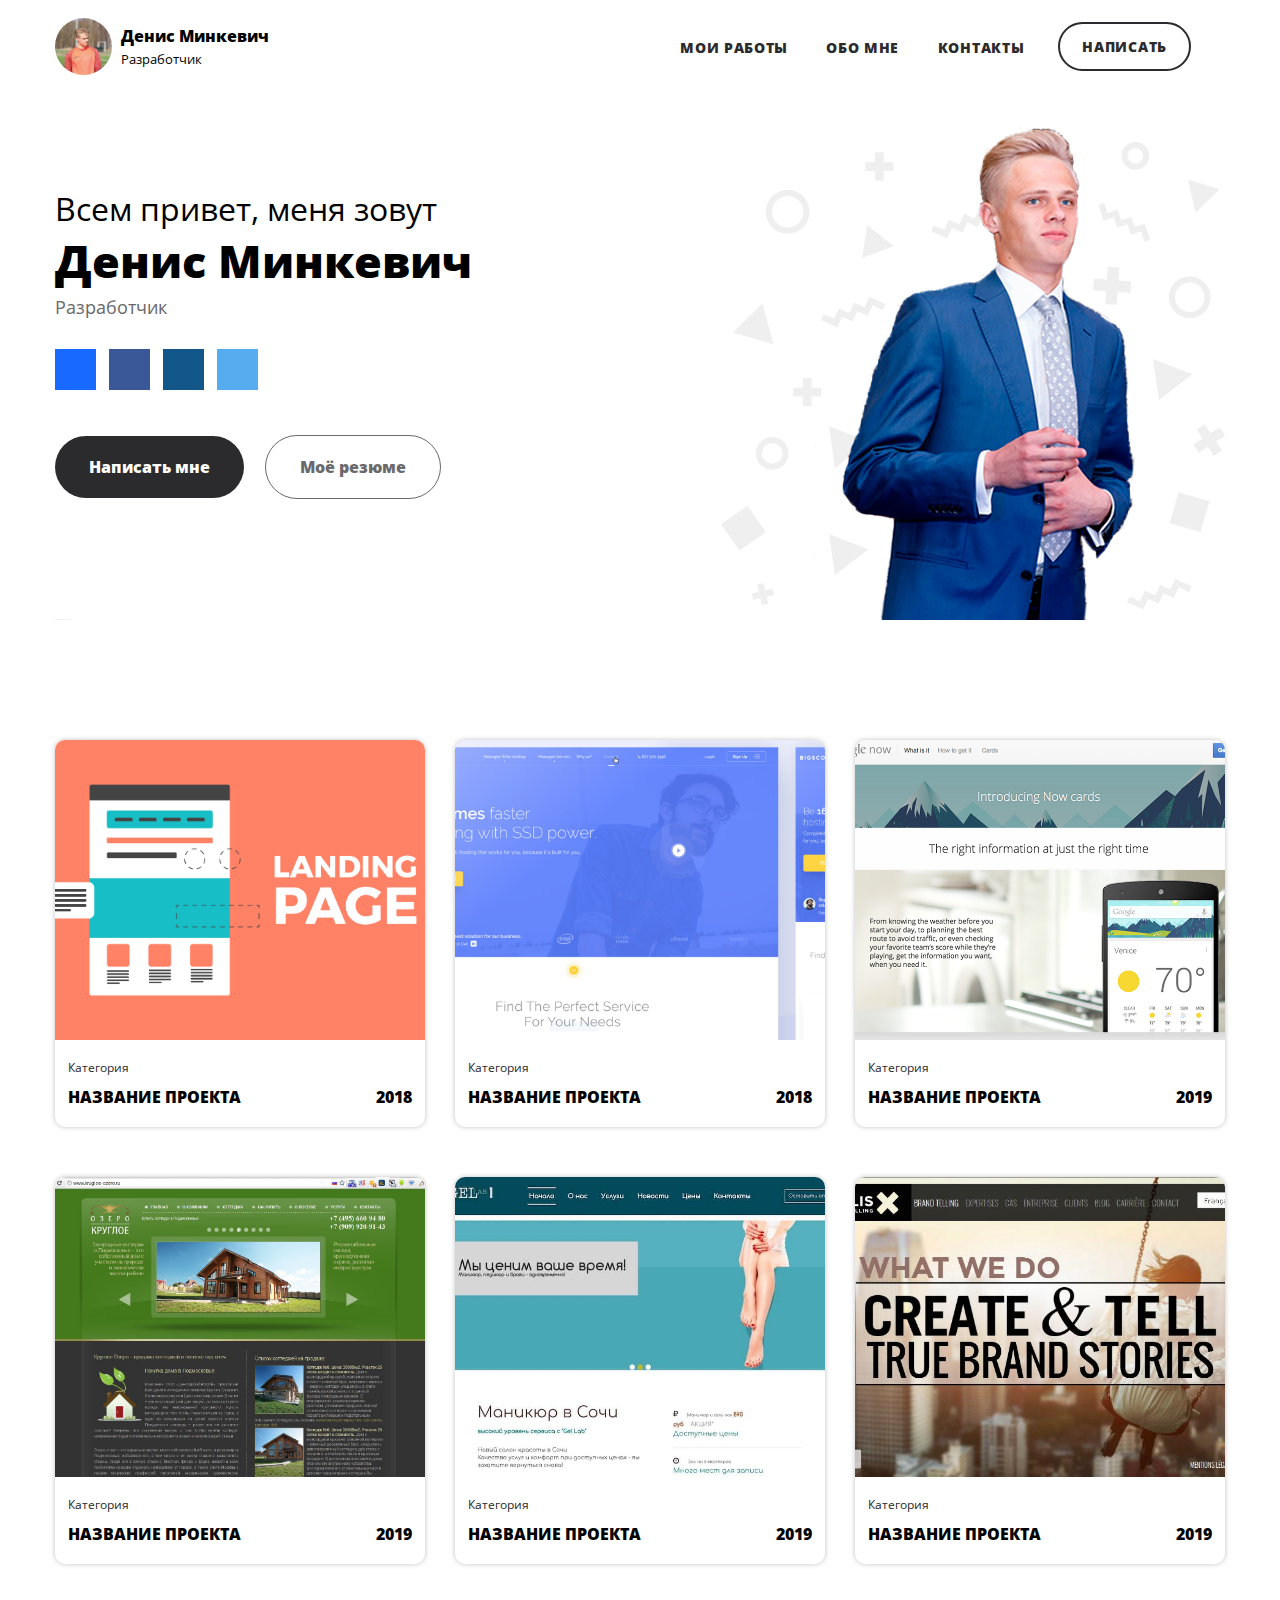
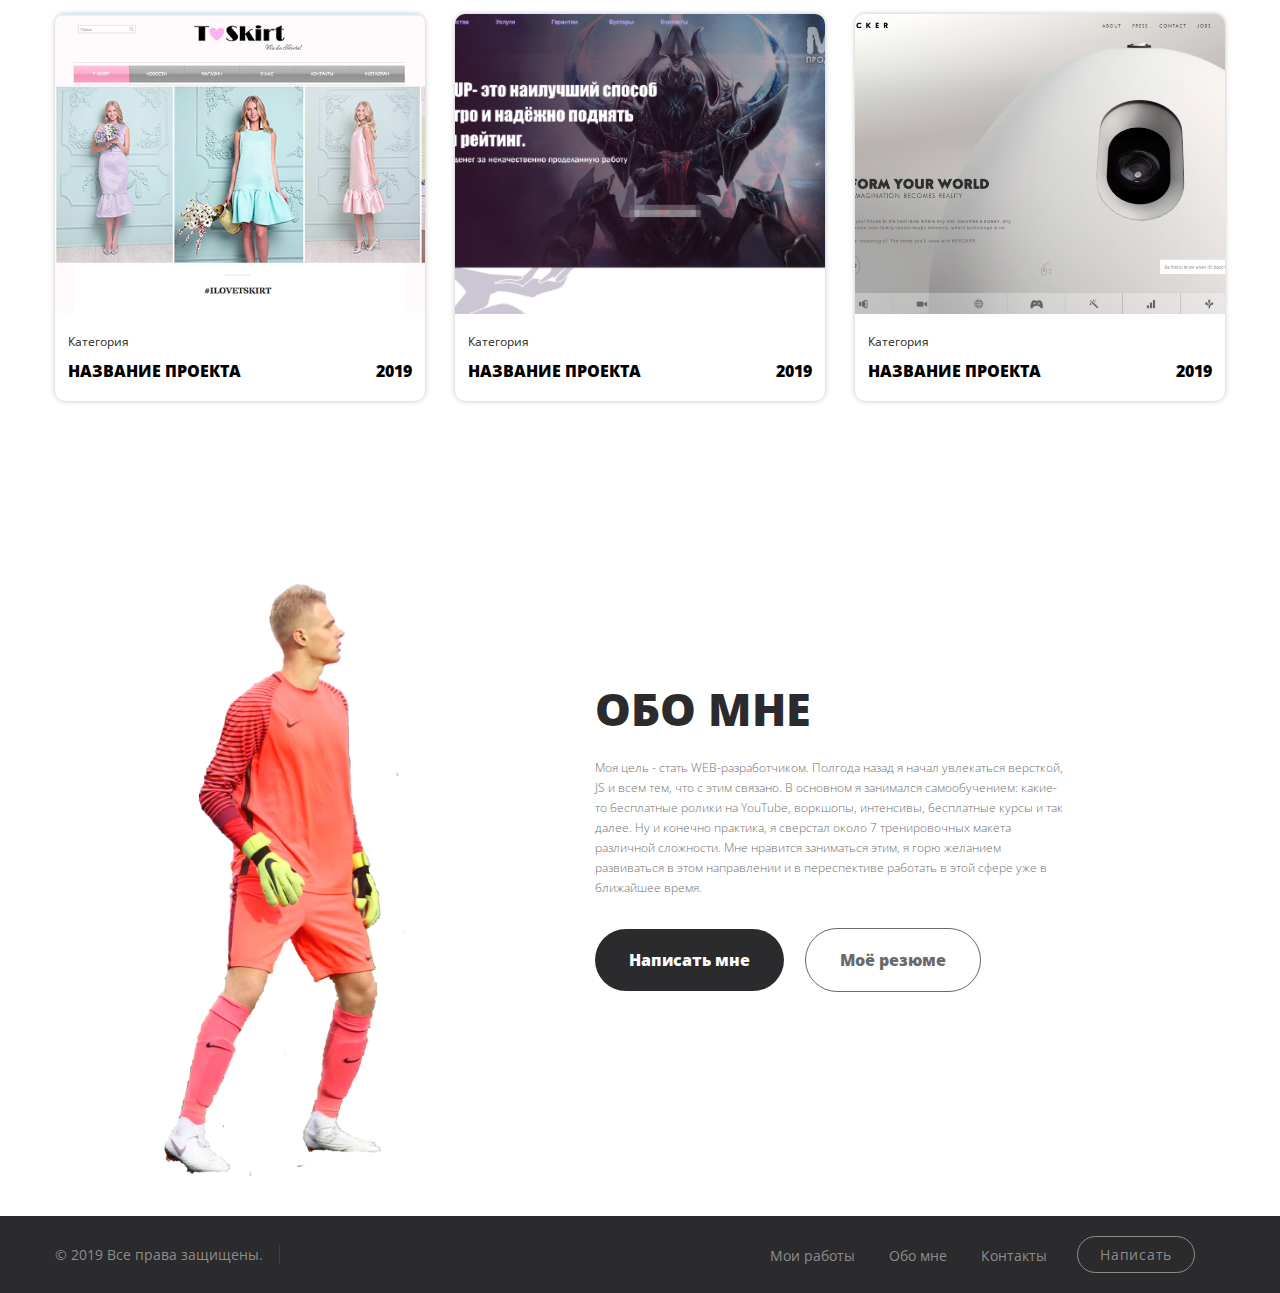
<file: cdInColor/index.html>
<!DOCTYPE html>
<html lang="ru">
<head>
	<meta charset="UTF-8">
	<title>Document</title>
	<link rel="stylesheet" type="text/css" href="css/main.css">
	<link href="https://fonts.googleapis.com/css?family=Open+Sans:400,800&amp;subset=cyrillic" rel="stylesheet">
	<link rel="stylesheet" href="https://use.fontawesome.com/releases/v5.6.3/css/all.css" integrity="sha384-UHRtZLI+pbxtHCWp1t77Bi1L4ZtiqrqD80Kn4Z8NTSRyMA2Fd33n5dQ8lWUE00s/" crossorigin="anonymous">
</head>
<body>
	<header>
		<div class="conteiner">
			<div class="menu">
				<div class="menu-logo">
					<div class="avatar">
						
					</div>
					<div class="discription">
						<span class="name">
							Денис Минкевич
						</span>
						<small class="discription-small">
							Разработчик 
						</small>
					</div>
				</div>
				<div class="menu-list">
					<nav>
						<a href="#projects">Мои работы</a>
						<a href="#aboutMe">Обо мне	</a>
						<a href="html/contact.html">Контакты</a>
					</nav>
					<a href="mailto:minkevich2001@gmail.com?subject=Вопрос по сайту" class="menu-button"> Написать</a>
				</div>
			</div>
		</div>
		<section class="hero">
			<div class="conteiner">
				<div class="hero-info">
					<span class="hero-subtitle">
						Всем привет, меня зовут
					</span>
					<h1 class="hero-title"> Денис Минкевич</h1>
					<small class="hero-description"> Разработчик</small>
					<div class="hero-social">
						<a href="https://www.behance.net/minkevich2252e" class="social behance">
							<i class="fab fa-behance"></i>
						</a>
						<a href="https://www.facebook.com/profile.php?id=100008888280143" class="social facebook">
							<i class="fab fa-facebook"></i>
						</a>
						<a href="https://www.instagram.com/denisminkevich/" class="social inst">
							<i class="fab fa-instagram"></i>
						</a>
						<a href="https://vk.com/denisminkevich" class="social vk">
							<i class="fab fa-vk"></i>
						</a>
					</div>
					<div class="hero-buttons">
						<a href="https://vk.com/denisminkevich" class="button button-primary">Написать мне </a>
						<a href="https://denminkevich.github.io/cd/cd" class="button button-empty">Моё резюме </a>
					</div>
				</div>
			</div>
		</section>
	</header>
	<section class="projects">
		<div class="conteiner">
			<div class="project-cards" id="projects">

				<div class="project-card">
					<div class="project-card-image landing-page"></div>
					<div class="card-info">
						<span class="project-category">Категория</span>
						<strong class="project-title">
							<span class="project-name">Название проекта</span>
							<span class="project-year">2018</span>
						</strong>
					</div>
				</div>

				<div class="project-card">
					<div class="project-card-image lanP2"></div>
					<div class="card-info">
						<span class="project-category">Категория</span>
						<strong class="project-title">
							<span class="project-name">Название проекта</span>
							<span class="project-year">2018</span>
						</strong>
					</div>
				</div>
				
				<div class="project-card">
					<div class="project-card-image MatDes"></div>
					<div class="card-info">
						<span class="project-category">Категория</span>
						<strong class="project-title">
							<span class="project-name">Название проекта</span>
							<span class="project-year">2019</span>
						</strong>
					</div>
				</div>
				
				<div class="project-card">
					<div class="project-card-image houses"></div>
					<div class="card-info">
						<span class="project-category">Категория</span>
						<strong class="project-title">
							<span class="project-name">Название проекта</span>
							<span class="project-year">2019</span>
						</strong>
					</div>
				</div>
					
				<div class="project-card">
					<div class="project-card-image spa"></div>
					<div class="card-info">
						<span class="project-category">Категория</span>
						<strong class="project-title">
							<span class="project-name">Название проекта</span>
							<span class="project-year">2019</span>
						</strong>
					</div>
				</div>

				<div class="project-card">
					<div class="project-card-image story"></div>
					<div class="card-info">
						<span class="project-category">Категория</span>
						<strong class="project-title">
							<span class="project-name">Название проекта</span>
							<span class="project-year">2019</span>
						</strong>
					</div>
				</div>

				<div class="project-card">
					<div class="project-card-image shop"></div>
					<div class="card-info">
						<span class="project-category">Категория</span>
						<strong class="project-title">
							<span class="project-name">Название проекта</span>
							<span class="project-year">2019</span>
						</strong>
					</div>
				</div>

				<div class="project-card">
					<div class="project-card-image dota"></div>
					<div class="card-info">
						<span class="project-category">Категория</span>
						<strong class="project-title">
							<span class="project-name">Название проекта</span>
							<span class="project-year">2019</span>
						</strong>
					</div>
				</div>

				<div class="project-card">
					<div class="project-card-image keeker"></div>
					<div class="card-info">
						<span class="project-category">Категория</span>
						<strong class="project-title">
							<span class="project-name">Название проекта</span>
							<span class="project-year">2019</span>
						</strong>
					</div>
				</div>

			</div>
		</div>
	</section>
	<section class="aboutMe">
		<div class="conteiner">
			<div class="wrep-for-about" id="aboutMe">
				<div class="photo">

				</div>
				<div class="about">
					<h2 class="aboutTitle">Обо мне</h2>
					<p class="aboutDiscribtion">Моя цель - стать WEB-разработчиком. Полгода назад я начал увлекаться версткой, JS и всем тем, что с этим связано. В основном я занимался самообучением: какие-то бесплатные ролики на YouTube, воркшопы, интенсивы, бесплатные курсы и так далее. Ну и конечно практика, я сверстал около 7 тренировочных макета различной сложности. Мне нравится заниматься этим, я горю желанием развиваться в этом направлении и в переспективе работать в этой сфере уже в ближайшее время.</p>
					<a href="#" class="button writeMe">Написать мне</a>
					<a href="https://denminkevich.github.io/cd/cd" class="button summary">Моё резюме</a>
				</div>
			</div>
		</div>
	</section>
	<footer class="footer">
		<div class="conteiner">
			<div class="footer-info">
				<div class="footer-text">
					<span class="copyright">
						© 2019 Все права защищены.
					</span>
					<div class="footer-social">
						<a href="https://www.behance.net/minkevich2252e" class="footer-social__link">
							<i class="fab fa-behance"></i>
						</a>
						<a href="https://www.facebook.com/profile.php?id=100008888280143" class="footer-social__link">
							<i class="fab fa-facebook"></i>
						</a>
						<a href="https://www.instagram.com/denisminkevich/" class="footer-social__link">
							<i class="fab fa-instagram"></i>
						</a>
						<a href="https://vk.com/denisminkevich" class="footer-social__link">
							<i class="fab fa-vk"></i>
						</a>			
					</div>
				</div>
				<div class="footer-menu">
					<nav>
						<a href="#projects">Мои работы</a>
						<a href="#aboutMe">Обо мне</a>
						<a href="">Контакты</a>
					</nav>
					<a href="https://web.telegram.org/#/im" class="footer-button">Написать</a>
				</div>
			</div>
		</div>
	</footer>

</body>
</html>
</file>
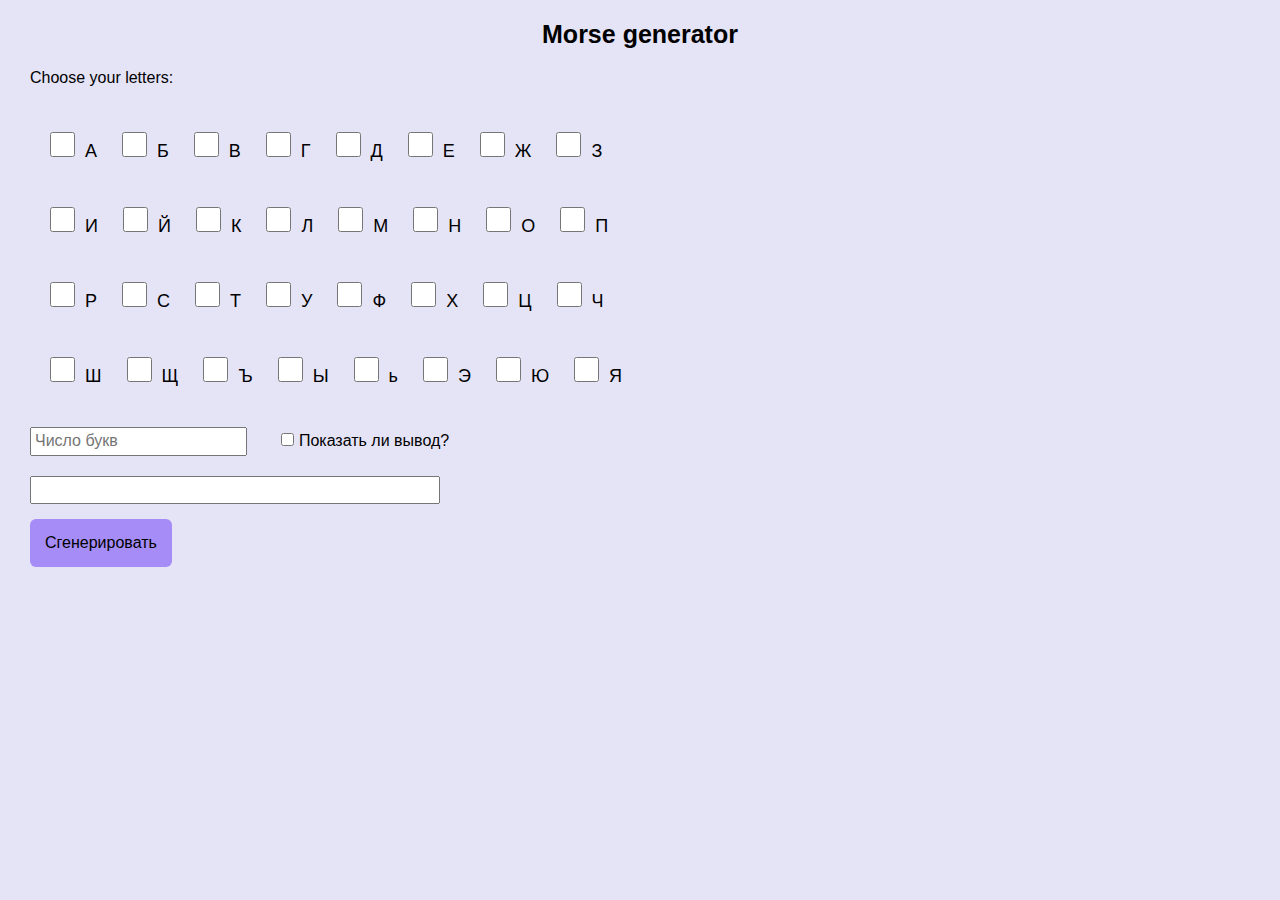
<file: MorseDecode/index.html>
<!DOCTYPE html>
<html lang="en">
<head>
  <meta charset="UTF-8">
  <meta name="viewport">
  <link rel="stylesheet" href="normalize.css">
  <link rel="stylesheet" href="style.css">
  <title>Morse Decode</title>
</head>
<body>
  <header>
    <h1>Morse generator</h1>
  </header>
  <section>
    <p class="main-paragraph">Choose your letters: </p> 
    <div class="firstEight row">
      <input type="checkbox" class="checkBoxLet" name="letter" value="а"> А 
      <input type="checkbox" class="checkBoxLet" name="letter" value="б"> Б 
      <input type="checkbox" class="checkBoxLet" name="letter" value="в"> В 
      <input type="checkbox" class="checkBoxLet" name="letter" value="г"> Г 
      <input type="checkbox" class="checkBoxLet" name="letter" value="д"> Д 
      <input type="checkbox" class="checkBoxLet" name="letter" value="е"> Е 
      <input type="checkbox" class="checkBoxLet" name="letter" value="ж"> Ж 
      <input type="checkbox" class="checkBoxLet" name="letter" value="з"> З 
    </div>
    <div class="secEight row">
      <input type="checkbox" class="checkBoxLet" name="letter" value="и"> И 
      <input type="checkbox" class="checkBoxLet" name="letter" value="й"> Й 
      <input type="checkbox" class="checkBoxLet" name="letter" value="к"> К 
      <input type="checkbox" class="checkBoxLet" name="letter" value="л"> Л 
      <input type="checkbox" class="checkBoxLet" name="letter" value="м"> М 
      <input type="checkbox" class="checkBoxLet" name="letter" value="н"> Н 
      <input type="checkbox" class="checkBoxLet" name="letter" value="о"> О 
      <input type="checkbox" class="checkBoxLet" name="letter" value="п"> П 
    </div>
    <div class="thirdEight row">
      <input type="checkbox" class="checkBoxLet" name="letter" value="р"> Р 
      <input type="checkbox" class="checkBoxLet" name="letter" value="с"> С 
      <input type="checkbox" class="checkBoxLet" name="letter" value="т"> Т 
      <input type="checkbox" class="checkBoxLet" name="letter" value="у"> У 
      <input type="checkbox" class="checkBoxLet" name="letter" value="ф"> Ф 
      <input type="checkbox" class="checkBoxLet" name="letter" value="х"> Х 
      <input type="checkbox" class="checkBoxLet" name="letter" value="ц"> Ц 
      <input type="checkbox" class="checkBoxLet" name="letter" value="ч"> Ч
    </div>
    <div class="fourthEight row">
      <input type="checkbox" class="checkBoxLet" name="letter" value="ш"> Ш 
      <input type="checkbox" class="checkBoxLet" name="letter" value="щ"> Щ 
      <input type="checkbox" class="checkBoxLet" name="letter" value="ъ"> Ъ 
      <input type="checkbox" class="checkBoxLet" name="letter" value="ы"> Ы 
      <input type="checkbox" class="checkBoxLet" name="letter" value="ь"> ь 
      <input type="checkbox" class="checkBoxLet" name="letter" value="э"> Э 
      <input type="checkbox" class="checkBoxLet" name="letter" value="ю"> Ю 
      <input type="checkbox" class="checkBoxLet" name="letter" value="я"> Я 
    </div>
    <input type="number" class="numInput" placeholder="Число букв"> 
    <input type="checkbox" name="ShowOutput" id="OutputShow" class="ShowOutput"> Показать ли вывод?
  </section>
  <input type="text" class="output" readonly>
  <button class="mainBtn" onclick="generate()">Сгенерировать</button>
</body>
<script src="main.js"></script>
</html>
</file>
<file: cdInColor/css/main.css>
body {
	font-family: 'Open Sans', sans-serif;
	margin: 0;
}

img {
	max-width: 100%;
}

.conteiner {
	width: 100%;
	max-width: 1170px;
	margin-left: auto;
	margin-right: auto;
}

.menu {
	width: 100%;
	max-width: 1170px;
	margin-left: auto;
	margin-right: auto;
	margin-top: 18px;		
	display: flex;
	justify-content: space-between;
	align-items: center;
}

.name {
	display: block;
	font-size: 16px;
	font-weight: 800;
}

.menu-logo {
	display: flex;
	align-items: center;
}

.discription {
	margin-left: 9px;
}

.avatar {
	width: 57px;
	height: 57px;
	background: url(../image/avatar.jpg);
	background-size: cover; 
	border-radius: 50%;
}

.menu-list {
	display: flex;
	align-items: center;
}

.menu-list a{
	text-decoration: none;
	color: #2b2a2c;
	font-size: 14px;
	text-transform: uppercase;
	letter-spacing: 0.7px;
	font-weight: 800;
	margin-right: 34px;
}

.menu-list nav a:hover {
	border-bottom: 3px solid #2b2a2c;	
}

.menu-button {
	text-transform: uppercase;
	letter-spacing: 0.7px;
	text-transform: uppercase;
	font-size: 14px;
	font-weight: 800;
	background-color: transparent;
	border-radius: 50px;
	border: 2px solid #2b2a2c;
	padding: 13px 22px;
	transition: .6s;
}

.menu-button:hover {
	color: #ffffff;
	background-color: #2b2a2c;
}

.hero {
	width: 100%;
	max-width: 1170px;
	margin-left: auto;
	margin-right: auto;
	padding-top: 112px;
	padding-bottom: 112px;
	background: url(../image/bg-top.png) no-repeat right bottom;
}

.hero-subtitle {
	font-size: 32px;
}

.hero-title {
	font-size: 45px;
	font-weight: 800;
	margin-top: 0px;
	margin-bottom: 4px;
}

.hero-description {
	font-size: 18px;
	color: #6a696b;
}

.hero-social {
	margin-top: 30px;
}

.social {
	font-size: 20px;
	display: inline-block;
	width: 41px;
	height: 41px;
	margin-right: 9px;
	color:#fff;
	text-align: center;
	line-height: 41px;
	transition: .3s;
}

.social:hover {
	box-shadow: 3px 3px 5px #948BE1; 
}


.behance {
	background-color: #1869ff;
}

.facebook{
	background-color: #3a5898;
}

.inst {
	background-color: #13578a;
}

.vk {
	background-color: #56acef;
}

.hero-buttons {
	margin-top: 40px;
}

.button {
	font-size: 16px;
	font-weight: 800;
	text-decoration: none;
	background-color: #2b2a2c;
	border-radius: 50px;
	padding: 20px 34px;
	display: inline-block;
	transition: .3s;
}

.button:hover {
	box-shadow: 5px 5px 5px #2b2a2c;

}

.button-primary {
	color: #fff;
	margin-right: 17px;
	margin-bottom: 10px;
}

.button-empty {
	background-color: transparent;
	color: #6a696b;
	border: 1px solid #6a696b;
}

.projects {
	padding: 120px 0;
}

.project-cards {
	display: flex;
	justify-content: space-between;
	flex-wrap: wrap;
}

.project-card {
	position: relative;
	min-height: 370px;
	min-width: 370px;
	width: 370px;
	overflow: hidden;
	border-radius: 10px;
	box-shadow: 0 0 5px rgba(0, 0, 0, 0.25);
	margin-bottom: 50px;
	opacity: 1;
}

.project-card:hover {
	opacity: 0.6;
}

.project-card-image{
	height: 300px;
}

.landing-page {
	background: url(../image/landing-page.png) center;
	background-size: cover;
	background-repeat: no-repeat;
}

.lanP2 {
	background: url(../image/lanP2.png) center;
	background-size:cover;
	background-repeat: no-repeat;
}

.MatDes {
	background: url(../image/MatDes.png) center;
	background-size: cover;
	background-repeat: no-repeat;
}

.houses {
	background: url(../image/houses.jpg) center;
	background-size: cover;
	background-repeat: no-repeat;
}

.spa {
	background: url(../image/spa.jpg) center;
	background-size: cover;
	background-repeat: no-repeat;
}

.story {
	background: url(../image/story.jpg) center;
	background-size: cover;
	background-repeat: no-repeat;
}

.shop {
	background: url(../image/shop.jpg) center;
	background-size: cover;
	background-repeat: no-repeat;
}

.dota {
	background: url(../image/dota.png) center;
	background-size: cover;
	background-repeat: no-repeat;
}

.keeker {
	background: url(../image/keeker.png) center;
	background-size: cover;
	background-repeat: no-repeat;
}


.card-info {
	padding: 19px 13px;
}

.project-category {
	display: block;
	font-size: 12px;
	color: #2b2a2c;
}

.project-title {
	display: flex;
	justify-content: space-between;
	text-transform: uppercase;
	font-weight: 800;
	margin-top: 10px;
	font-size: 16px;
}

.footer {
	background-color: #2b2a2c;
	padding: 20px 0;
	margin:0;
	color: #8d8d8e;
}

.footer a {
	color: #8d8d8e;
	text-decoration: none;
}

.footer-info {
	display: flex;
	justify-content: space-between;
}

.footer-text {
	display: flex;
	align-items: center;
}

.copyright {
	padding-right: 16px;
	margin-right: 16px;
	border-right: 1px solid #413f41;
	font-size: 14px;
}

.footer-social__link {
	font-size: 20px;
	margin-right: 13px;
}

.footer-menu {
	display: flex;
	align-items: center;
	justify-content: space-between;
}

.footer-menu a {
	font-size: 14px;
	margin-right: 30px;
}

.footer-menu nav a:hover {
	border-bottom: 3px solid #413f41;
}

.footer-button {
	letter-spacing: 0.7px;
	font-size: 14px;
	background-color: transparent;
	border-radius: 50px;
	border: 1px solid #8d8d8e;
	padding: 8px 22px;
	transition: .3s;
}

.footer-button:hover {
	background-color: #F1F4E6;
}

@media (max-width: 1200px) {
	.conteiner {
		width: 965px;
	}

	.project-card {
		width:48%;
	}
}

@media (max-width: 992px) {
	.conteiner {
		width: 780px;
	}

	.project-card {
		width:48%;
	}
}

@media (max-width: 768px) {
	.conteiner {
		width: 95%;
	}

	.description-small {
		font-size: 10px;
	}

	.hero {
		padding-bottom: 550px;
		padding-top: 30px;
	}

	.menu-list a {
		font-size: 12px;
	}

	.project-card {
		width:48%;
		margin: 30px auto;
	}
}

.wrep-for-about {
	display: flex;
	justify-content: space-between;
}

.photo {
	width: 540px;
	height: 645px;
	background-image: url(../image/ME.png);
	background-repeat: no-repeat;
	background-position: 20% 0%;
	background-size: 190%;
}

.about {
	padding-top: 130px;
	width: 630px;
}

.aboutTitle {
	text-transform: uppercase;
	font-size: 45px;
	font-weight: 800;
	line-height: 15px;
	color: #2b2a2c;
	margin: 0;
	padding: 0;
}

.aboutDiscribtion {
	font-size: 12px;
	line-height: 20px;
	color: #717072;
	width: 470px;
	margin:0;
	padding-top: 42px;
	font-weight: 300;
}

.writeMe {
	margin-top: 30px;
	color: #fff;
	margin-right: 17px;
	margin-bottom: 10px;
}

.summary {
	margin-top: 30px;
	background-color: transparent;
	color: #6a696b;
	border: 1px solid #6a696b;
}
</file>
<file: MorseDecode/style.css>
body {
  background-color: #E5E4F7;
  font-family: 'Lucida Sans', 'Lucida Sans Regular', 'Lucida Grande', 'Lucida Sans Unicode', Geneva, Verdana, sans-serif;
}

h1 {
  text-align: center;
  font-size: 25px;
  padding-top: 20px;
}

.main-paragraph {
  font-size: 16px;
  padding: 20px 30px;
}

.row {
  padding: 20px 30px;
  font-size: 18px;
}

.checkBoxLet {
  width: 25px;
  height: 25px;
  padding: 3px;
  margin: 5px;
  margin-left: 20px;
}

.numInput {
  padding: 3px;
  margin: 20px 30px;
}

.output {
  width: 400px;
  padding: 3px;
  margin: 0px 30px;
}

.mainBtn {
  display: block;
  padding: 15px;
  margin: 15px 30px;
  border: none;
  border-radius: 6px;
  transition: 0.6s;
  background-color: #A58CF7;
}

.mainBtn:hover {
  background-color: #864DF7;
}
</file>
